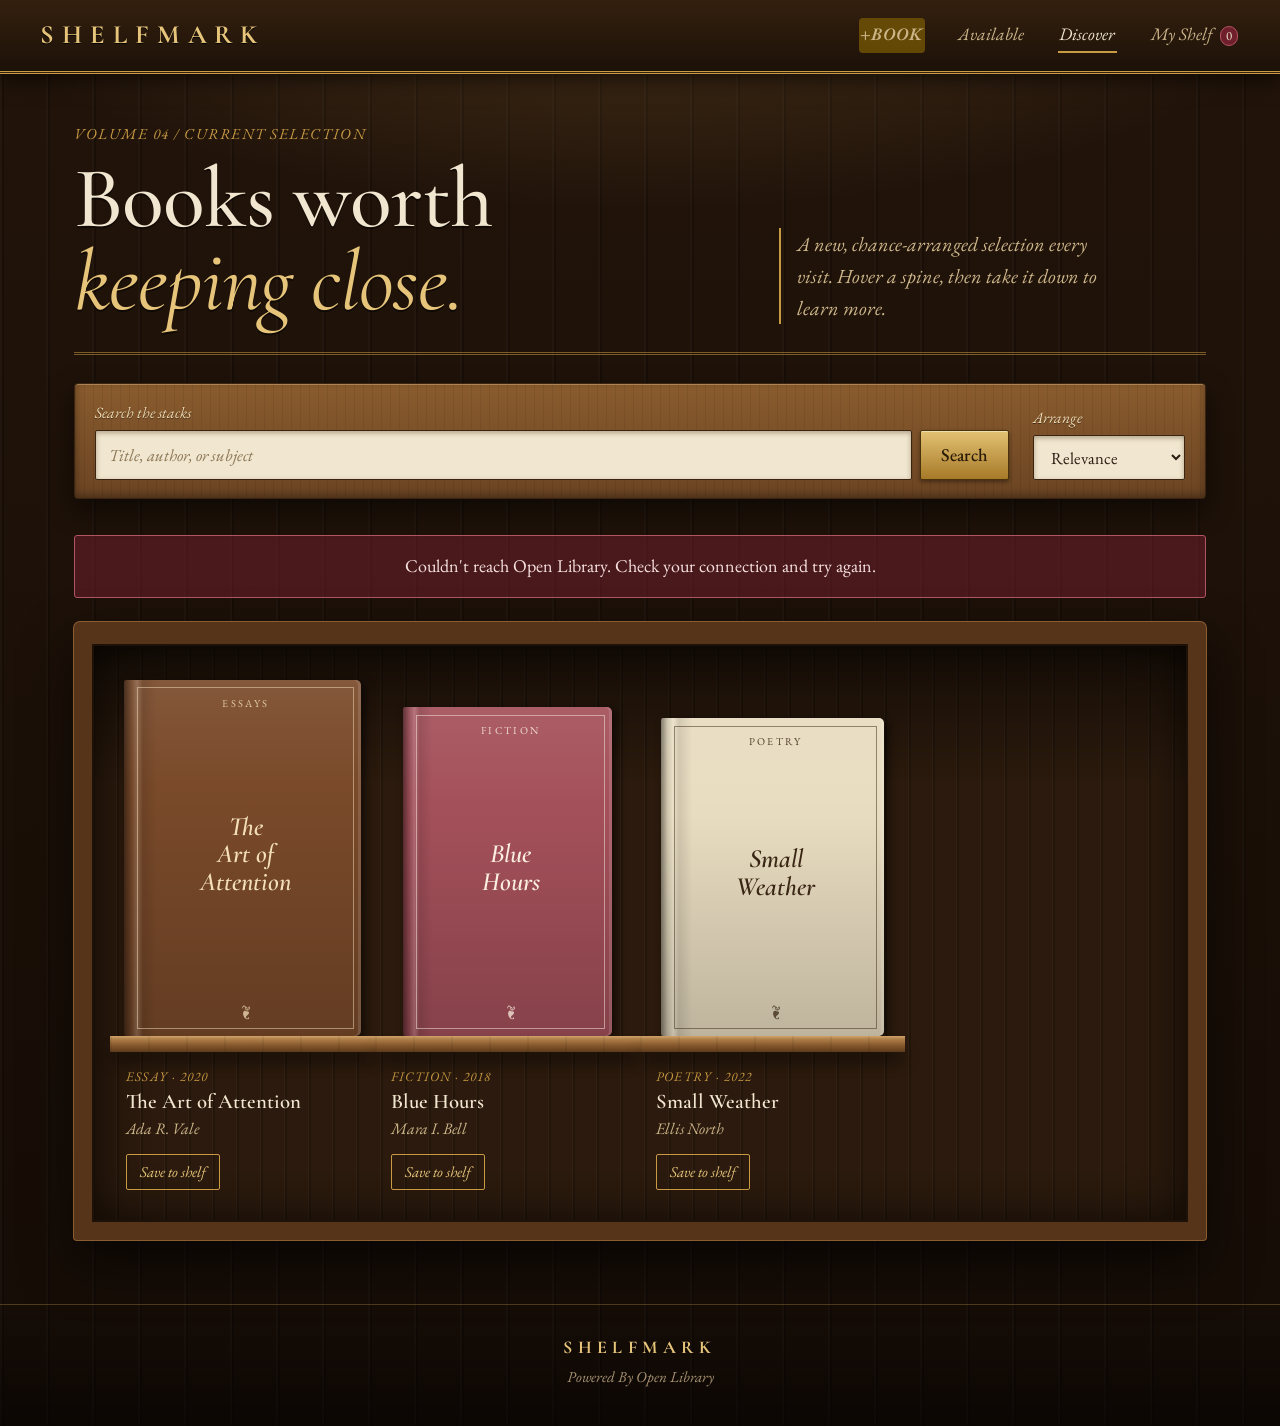
<file: index.html>
<!doctype html>
<html lang="en">
  <head>
    <meta charset="utf-8" />
    <meta name="viewport" content="width=device-width,initial-scale=1" />
    <title>Shelfmark — Independent Bookshop</title>
    <link rel="stylesheet" href="styles.css" />
  </head>
  <body>
    <a class="skip-link" href="#main">Skip to books</a>
    <header class="masthead">
      <a class="logo" href="index.html">SHELFMARK</a>
      <button
        class="menu-toggle"
        type="button"
        aria-expanded="false"
        aria-controls="primary-nav"
      >
        <span>Menu</span><span class="menu-icon" aria-hidden="true"></span>
      </button>
      <nav id="primary-nav" aria-label="Primary">
        <a
          href="https://drive.google.com/drive/u/1/folders/1OdJJ6XrCGUOnlTftjZhPligy_KeYd5SZ"
          class="addBook"
        >
          +BOOK
        </a>
        <a href="available.html">Available</a
        ><a class="active" href="index.html">Discover</a
        ><a href="saved.html">My Shelf <span id="saved-count">0</span></a>
      </nav>
    </header>
    <main id="main">
      <section class="editorial">
        <div>
          <p class="edition">VOLUME 04 / CURRENT SELECTION</p>
          <h1>Books worth<br /><i>keeping close.</i></h1>
        </div>
        <p class="dek">
          A new, chance-arranged selection every visit. Hover a spine, then take
          it down to learn more.
        </p>
      </section>
      <section class="search-strip">
        <form id="book-search" role="search">
          <label for="book-input">Search the stacks</label>
          <div>
            <input
              id="book-input"
              placeholder="Title, author, or subject"
              autocomplete="off"
            /><button id="search-button" type="submit">Search</button>
          </div>
        </form>
        <div class="sort-control">
          <label for="sort-select">Arrange</label
          ><select id="sort-select">
            <option value="relevance">Relevance</option>
            <option value="title">Title</option>
            <option value="year">Newest</option>
          </select>
        </div>
      </section>
      <div id="loading-state" class="state" hidden>
        Unwrapping the next shelf…
      </div>
      <div id="error-state" class="state error" role="alert" hidden></div>
      <section id="book-grid" class="book-grid" aria-live="polite">
        <article>
          <div class="cover cover-umber">
            <span>ESSAYS</span><b>The<br />Art of<br />Attention</b>
          </div>
          <div class="book-info">
            <p>ESSAY · 2020</p>
            <h2>The Art of Attention</h2>
            <p class="author">Ada R. Vale</p>
            <button type="button" class="save-button">Save to shelf</button>
          </div>
        </article>
        <article>
          <div class="cover cover-rose">
            <span>FICTION</span><b>Blue<br />Hours</b>
          </div>
          <div class="book-info">
            <p>FICTION · 2018</p>
            <h2>Blue Hours</h2>
            <p class="author">Mara I. Bell</p>
            <button type="button" class="save-button">Save to shelf</button>
          </div>
        </article>
        <article>
          <div class="cover cover-cream">
            <span>POETRY</span><b>Small<br />Weather</b>
          </div>
          <div class="book-info">
            <p>POETRY · 2022</p>
            <h2>Small Weather</h2>
            <p class="author">Ellis North</p>
            <button type="button" class="save-button">Save to shelf</button>
          </div>
        </article>
      </section>
    </main>
    <footer>
      <a href="index.html">Shelfmark</a>
      <p>Powered By Open Library</p>
    </footer>
    <script type="module" src="js/shelf.js"></script>
    <script type="module" src="js/saved.js"></script>
    <script type="module" src="js/main.js"></script>
  </body>
</html>
</file>
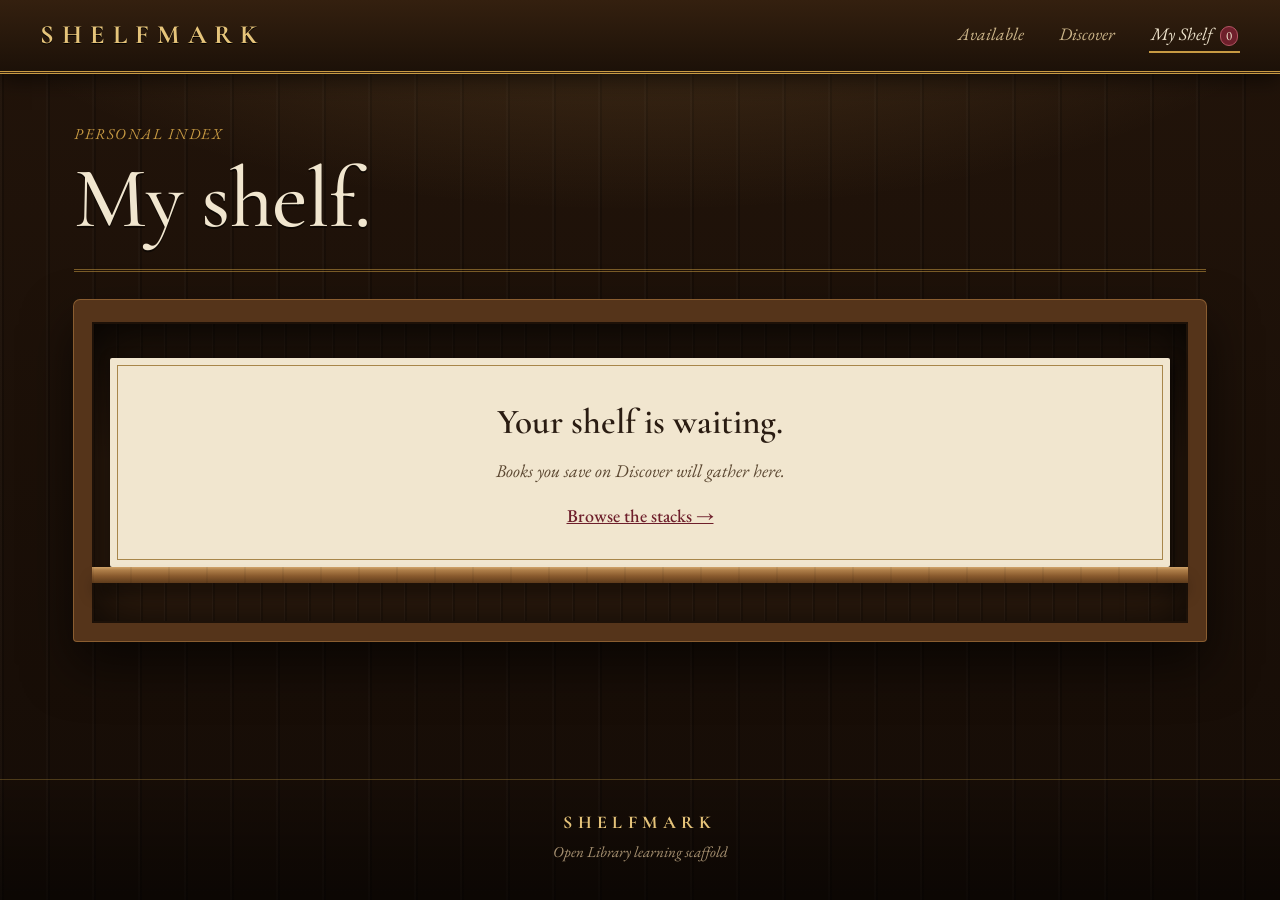
<file: saved.html>
<!doctype html>
<html lang="en">
  <head>
    <meta charset="utf-8" />
    <meta name="viewport" content="width=device-width,initial-scale=1" />
    <title>Shelfmark — My Shelf</title>
    <link rel="stylesheet" href="styles.css" />
  </head>
  <body>
    <a class="skip-link" href="#main">Skip to saved books</a>
    <header class="masthead">
      <a class="logo" href="index.html">SHELFMARK</a>
      <button class="menu-toggle" type="button" aria-expanded="false" aria-controls="primary-nav"><span>Menu</span><span class="menu-icon" aria-hidden="true"></span></button>
      <nav id="primary-nav" aria-label="Primary">
        <a href="available.html">Available</a><a href="index.html">Discover</a
        ><a class="active" href="saved.html"
          >My Shelf <span id="saved-count">0</span></a
        >
      </nav>
    </header>
    <main id="main">
      <header class="shelf-head">
        <p class="edition">PERSONAL INDEX</p>
        <h1>My shelf.</h1>
      </header>
      <section id="saved-list" class="saved-list" aria-live="polite">
        <article class="empty-card">
          <h2>Your shelf is waiting.</h2>
          <p>Saved books would gather here in a learner-built collection.</p>
          <a href="index.html">Browse the stacks →</a>
        </article>
      </section>
    </main>
    <footer>
      <a href="index.html">Shelfmark</a>
      <p>Open Library learning scaffold</p>
    </footer>
    <script type="module" src="js/saved.js"></script>
  </body>
</html>
</file>
<file: styles.css>
@import url("https://fonts.googleapis.com/css2?family=Cormorant+Garamond:ital,wght@0,500;0,600;0,700;1,400;1,500&family=EB+Garamond:ital,wght@0,400;0,500;1,400&display=swap");

/* =========================================================
   SHELFMARK — one stylesheet for index.html + saved.html
   Concept: a walnut bookcase in an old reading room.
   Books stand on real oak planks; each book has its own
   width, height and cloth colour; labels hang under the shelf.
   ========================================================= */

:root {
  --serif-display:
    "Cormorant Garamond", "Palatino Linotype", Palatino, Georgia, serif;
  --serif-body:
    "EB Garamond", Garamond, "Palatino Linotype", Georgia, "Times New Roman",
    serif;

  --wall: #150c06;
  --walnut: #2a190d;
  --oak: #6b4423;
  --paper: #f1e6cf;
  --ink: #2a1c12;
  --brass: #c79a43;
  --brass-light: #e6c47a;
  --muted: #cdb68a;
  --burgundy: #6e1f2b;

  --cols: 4;
  --pad: 14px; /* horizontal padding inside each book slot */
  --case: 18px; /* inner side padding of the bookcase */
  --plank: 16px; /* shelf board thickness */
}

*,
*::before,
*::after {
  box-sizing: border-box;
}

[hidden] {
  display: none !important;
}

html {
  background: var(--wall);
  -webkit-text-size-adjust: 100%;
}

body {
  margin: 0;
  min-height: 100vh;
  display: flex;
  flex-direction: column;
  font-family: var(--serif-body);
  font-size: 1.125rem;
  line-height: 1.6;
  color: var(--paper);
  /* lamp glow + panelled wall */
  background:
    radial-gradient(
        ellipse 80% 45% at 50% -8%,
        rgba(255, 190, 100, 0.2),
        transparent 70%
      )
      fixed,
    repeating-linear-gradient(
      90deg,
      rgba(255, 255, 255, 0.018) 0 2px,
      rgba(0, 0, 0, 0.22) 2px 4px,
      transparent 4px 46px
    ),
    linear-gradient(#22140a, var(--wall));
}

a {
  color: var(--brass-light);
}

:focus-visible {
  outline: 2px solid #f6dc9a;
  outline-offset: 3px;
}

/* ---------- Skip link ---------- */
.skip-link {
  position: absolute;
  left: 0.75rem;
  top: -4rem;
  z-index: 50;
  padding: 0.5rem 0.9rem;
  background: var(--paper);
  color: var(--ink);
  border-radius: 2px;
  transition: top 0.15s;
}
.skip-link:focus {
  top: 0.75rem;
}

/* ---------- Masthead: brass rail ---------- */
.masthead {
  position: sticky;
  top: 0;
  z-index: 20;
  display: flex;
  align-items: center;
  justify-content: space-between;
  gap: 1rem;
  padding: 0.9rem clamp(1rem, 4vw, 2.5rem);
  background: linear-gradient(#34200f, #1c1108);
  border-bottom: 3px double var(--brass);
  box-shadow: 0 6px 20px rgba(0, 0, 0, 0.55);
}

.logo {
  font-family: var(--serif-display);
  font-weight: 700;
  font-size: clamp(1.25rem, 3vw, 1.65rem);
  letter-spacing: 0.3em;
  color: var(--brass-light);
  text-decoration: none;
  text-shadow: 0 1px 0 #000;
}

.masthead nav {
  display: flex;
  gap: clamp(0.75rem, 3vw, 2rem);
}

.masthead nav a {
  padding: 0.15rem 0.1rem;
  font-style: italic;
  font-size: 1.1rem;
  color: var(--muted);
  text-decoration: none;
  border-bottom: 2px solid transparent;
  transition:
    color 0.15s,
    border-color 0.15s;
}
.masthead nav a:hover {
  color: var(--paper);
}
.masthead nav a.active {
  color: var(--paper);
  border-bottom-color: var(--brass);
}

.menu-toggle {
  display: none;
  align-items: center;
  gap: 0.55rem;
  min-height: 2.7rem;
  padding: 0.35rem 0.1rem 0.35rem 0.65rem;
  color: var(--paper);
  font: inherit;
  font-style: italic;
  background: transparent;
  border: 0;
  cursor: pointer;
}
.menu-icon,
.menu-icon::before,
.menu-icon::after {
  display: block;
  width: 1.35rem;
  height: 1px;
  background: var(--brass-light);
  content: "";
  transition: transform 0.18s ease;
}
.menu-icon {
  position: relative;
}
.menu-icon::before {
  position: absolute;
  top: -0.38rem;
}
.menu-icon::after {
  position: absolute;
  top: 0.38rem;
}
.menu-toggle[aria-expanded="true"] .menu-icon {
  background: transparent;
}
.menu-toggle[aria-expanded="true"] .menu-icon::before {
  transform: translateY(0.38rem) rotate(45deg);
}
.menu-toggle[aria-expanded="true"] .menu-icon::after {
  transform: translateY(-0.38rem) rotate(-45deg);
}

#saved-count {
  display: inline-block;
  min-width: 1.45em;
  padding: 0 0.35em;
  margin-left: 0.25em;
  border-radius: 999px;
  background: var(--burgundy);
  border: 1px solid #b25563;
  color: var(--paper);
  font-style: normal;
  font-size: 0.8rem;
  line-height: 1.4;
  text-align: center;
}

/* ---------- Page frame ---------- */
main {
  flex: 1;
  width: 100%;
  max-width: 1180px;
  margin: 0 auto;
  padding: clamp(1.5rem, 4vw, 3rem) clamp(0.75rem, 3vw, 1.5rem) 4rem;
}

/* ---------- Editorial header (Discover) ---------- */
.editorial {
  display: grid;
  grid-template-columns: minmax(0, 1.5fr) minmax(0, 1fr);
  gap: 1.5rem clamp(1.5rem, 5vw, 4rem);
  align-items: end;
  padding-bottom: 1.75rem;
  margin-bottom: 1.75rem;
  border-bottom: 3px double rgba(199, 154, 67, 0.55);
}

.edition {
  margin: 0 0 0.75rem;
  font-style: italic;
  font-size: 0.95rem;
  letter-spacing: 0.1em;
  color: var(--brass);
}

h1 {
  margin: 0;
  font-family: var(--serif-display);
  font-weight: 500;
  font-size: clamp(2.7rem, 8vw, 5.4rem);
  line-height: 0.96;
  letter-spacing: -0.01em;
  color: var(--paper);
  text-shadow: 0 2px 0 rgba(0, 0, 0, 0.5);
}
h1 i {
  font-weight: 400;
  color: var(--brass-light);
}

.dek {
  margin: 0;
  max-width: 34ch;
  padding-left: 1rem;
  border-left: 2px solid var(--brass);
  font-style: italic;
  font-size: 1.25rem;
  color: var(--muted);
}

/* ---------- Search: card-catalogue drawer ---------- */
.search-strip {
  display: flex;
  flex-wrap: wrap;
  gap: 1rem 1.5rem;
  align-items: flex-end;
  margin-bottom: 2.25rem;
  padding: 1rem 1.25rem 1.15rem;
  border-radius: 4px;
  background:
    repeating-linear-gradient(
      90deg,
      rgba(0, 0, 0, 0.07) 0 1px,
      transparent 1px 9px
    ),
    linear-gradient(#8a5c2e, #6b4423);
  border: 1px solid #3b2410;
  box-shadow:
    inset 0 1px 0 rgba(255, 220, 160, 0.35),
    inset 0 -3px 8px rgba(0, 0, 0, 0.35),
    0 10px 24px rgba(0, 0, 0, 0.5);
}

#book-search {
  flex: 1 1 340px;
  min-width: 0;
}

#book-search > div {
  display: flex;
  gap: 0.5rem;
}

.search-strip label {
  display: block;
  margin-bottom: 0.3rem;
  font-style: italic;
  font-size: 0.98rem;
  color: #f3dfb8;
  text-shadow: 0 1px 0 rgba(0, 0, 0, 0.5);
}

.search-strip input,
.search-strip select {
  font: inherit;
  font-size: 1.05rem;
  color: var(--ink);
  background: var(--paper);
  border: 1px solid #3b2410;
  border-radius: 2px;
  padding: 0.6rem 0.8rem;
  box-shadow: inset 0 2px 5px rgba(60, 35, 10, 0.35);
}

.search-strip input {
  flex: 1;
  min-width: 0;
}
.search-strip input::placeholder {
  color: #8a7655;
  font-style: italic;
}

.search-strip button {
  font: inherit;
  font-weight: 500;
  padding: 0.6rem 1.25rem;
  color: #2a1a08;
  background: linear-gradient(#e3c274, #a67a28);
  border: 1px solid #4a3209;
  border-radius: 2px;
  box-shadow:
    inset 0 1px 0 rgba(255, 255, 255, 0.45),
    0 2px 4px rgba(0, 0, 0, 0.4);
  cursor: pointer;
}
.search-strip button:hover {
  background: linear-gradient(#f0d28a, #b88a31);
}
.search-strip button:active {
  transform: translateY(1px);
}

.sort-control select {
  cursor: pointer;
  min-width: 9.5rem;
}

/* ---------- Status messages ---------- */
.state {
  margin: 0 0 1.5rem;
  padding: 1rem 1.25rem;
  text-align: center;
  font-style: italic;
  color: var(--brass-light);
  border: 1px dashed rgba(199, 154, 67, 0.6);
  border-radius: 3px;
  background: rgba(0, 0, 0, 0.25);
}
#loading-state:not([hidden]) {
  animation: breathe 1.6s ease-in-out infinite;
}
.state.error {
  font-style: normal;
  color: #f8e1e1;
  background: rgba(110, 31, 43, 0.55);
  border: 1px solid #b25563;
}
@keyframes breathe {
  50% {
    opacity: 0.55;
  }
}

/* ---------- Saved page heading ---------- */
.shelf-head {
  padding: 0 0 1.75rem;
  margin-bottom: 1.75rem;
  border-bottom: 3px double rgba(199, 154, 67, 0.55);
}

/* =========================================================
   THE BOOKCASE
   .book-grid (Discover) and .saved-list (My Shelf) share it.
   Each <article> is one slot: row 1 = book, row 2 = shelf
   board + label. Subgrid keeps every plank in a row level.
   ========================================================= */
.book-grid,
.saved-list {
  display: grid;
  grid-template-columns: repeat(var(--cols), minmax(0, 1fr));
  gap: 0; /* columns touch so the planks run unbroken */
  padding: 2.25rem var(--case) 0;
  border: 18px solid #55341a;
  border-top-width: 22px;
  border-radius: 6px 6px 3px 3px;
  /* dark beadboard back panel + shadow from the top rail */
  background:
    linear-gradient(180deg, rgba(0, 0, 0, 0.5), transparent 140px),
    repeating-linear-gradient(
      90deg,
      rgba(255, 255, 255, 0.03) 0 1px,
      rgba(0, 0, 0, 0.2) 1px 3px,
      transparent 3px 24px
    ),
    #2b1a0d;
  box-shadow:
    inset 0 0 0 2px #1d1108,
    inset 0 0 50px rgba(0, 0, 0, 0.75),
    0 0 0 1px #8a5d30,
    0 24px 50px rgba(0, 0, 0, 0.6);
}

.book-grid > article:not(.empty-card),
.saved-list > article:not(.empty-card) {
  position: relative;
  display: grid;
  grid-row: span 2;
  grid-template-rows: subgrid;
  padding: 0 var(--pad);
}

/* ---------- The book ---------- */
.cover {
  --book: #7a4a2a;
  --book-ink: #f3dfb8;
  grid-row: 1;
  align-self: end;
  justify-self: center;
  position: relative;
  display: flex;
  flex-direction: column;
  align-items: center;
  justify-content: space-between;
  width: var(--w, 100%);
  aspect-ratio: var(--ar, 2 / 3);
  padding: 0.9rem 0.7rem 0.8rem 1.1rem;
  overflow: hidden;
  text-align: center;
  color: var(--book-ink);
  border-radius: 2px 5px 5px 2px;
  /* hinge groove + cloth gloss over the cloth colour */
  background:
    linear-gradient(
      90deg,
      rgba(0, 0, 0, 0.45) 0,
      rgba(0, 0, 0, 0.1) 3%,
      rgba(255, 255, 255, 0.14) 5.5%,
      rgba(0, 0, 0, 0.1) 8%,
      transparent 14%
    ),
    linear-gradient(
      180deg,
      rgba(255, 255, 255, 0.08),
      transparent 30%,
      rgba(0, 0, 0, 0.18)
    ),
    var(--book);
  box-shadow:
    inset -3px 0 0 rgba(255, 255, 255, 0.12),
    4px 3px 10px rgba(0, 0, 0, 0.6);
}

/* gold-tooled border */
.cover::before {
  content: "";
  position: absolute;
  inset: 0.45rem 0.45rem 0.45rem 0.8rem;
  border: 1px solid color-mix(in srgb, var(--book-ink) 50%, transparent);
  pointer-events: none;
}
/* printer's ornament at the foot */
.cover::after {
  content: "\2766";
  font-size: 0.95rem;
  opacity: 0.75;
}

.cover span {
  font-size: 0.66rem;
  letter-spacing: 0.22em;
  opacity: 0.85;
}

.cover b {
  font-family: var(--serif-display);
  font-style: italic;
  font-weight: 600;
  font-size: clamp(1.05rem, 1.7vw + 0.35rem, 1.65rem);
  line-height: 1.05;
}

/* if the script drops a real cover image in */
.cover img {
  position: absolute;
  inset: 0;
  width: 100%;
  height: 100%;
  object-fit: cover;
}
.cover:has(img)::before,
.cover:has(img)::after {
  display: none;
}

/* A spine rises toward the reader, ready to be taken from the shelf. */
.book-card {
  cursor: grab;
}
.book-card:active {
  cursor: grabbing;
}
.book-card .cover {
  transform-origin: center bottom;
  transition:
    transform 220ms cubic-bezier(0.2, 0.9, 0.25, 1),
    filter 220ms ease,
    box-shadow 220ms ease;
}
.book-card:hover .cover,
.book-card:focus-visible .cover {
  transform: translateY(-1rem) rotate(-2.5deg);
  filter: brightness(1.12);
  box-shadow:
    inset -3px 0 0 rgba(255, 255, 255, 0.12),
    11px 15px 18px rgba(0, 0, 0, 0.68);
}
.book-card:hover .book-info h2,
.book-card:focus-visible .book-info h2 {
  color: var(--brass-light);
}

/* Every shelf is arranged differently: heights, widths, cloth */
:where(
    .book-grid > article:nth-child(7n + 1),
    .saved-list > article:nth-child(7n + 1)
  )
  .cover {
  --w: 100%;
  --ar: 2 / 3;
}
:where(
    .book-grid > article:nth-child(7n + 2),
    .saved-list > article:nth-child(7n + 2)
  )
  .cover {
  --w: 88%;
  --ar: 2 / 3.15;
}
:where(
    .book-grid > article:nth-child(7n + 3),
    .saved-list > article:nth-child(7n + 3)
  )
  .cover {
  --w: 94%;
  --ar: 2 / 2.85;
}
:where(
    .book-grid > article:nth-child(7n + 4),
    .saved-list > article:nth-child(7n + 4)
  )
  .cover {
  --w: 82%;
  --ar: 2 / 3.3;
}
:where(
    .book-grid > article:nth-child(7n + 5),
    .saved-list > article:nth-child(7n + 5)
  )
  .cover {
  --w: 97%;
  --ar: 2 / 3.05;
}
:where(
    .book-grid > article:nth-child(7n + 6),
    .saved-list > article:nth-child(7n + 6)
  )
  .cover {
  --w: 90%;
  --ar: 2 / 2.7;
}
:where(
    .book-grid > article:nth-child(7n + 7),
    .saved-list > article:nth-child(7n + 7)
  )
  .cover {
  --w: 85%;
  --ar: 2 / 3.2;
}

:where(
    .book-grid > article:nth-child(6n + 1),
    .saved-list > article:nth-child(6n + 1)
  )
  .cover {
  --book: #7a4a2a;
  --book-ink: #f3dfb8;
}
:where(
    .book-grid > article:nth-child(6n + 2),
    .saved-list > article:nth-child(6n + 2)
  )
  .cover {
  --book: #24402f;
  --book-ink: #e9d7a0;
}
:where(
    .book-grid > article:nth-child(6n + 3),
    .saved-list > article:nth-child(6n + 3)
  )
  .cover {
  --book: #6e1f2b;
  --book-ink: #f0d9b0;
}
:where(
    .book-grid > article:nth-child(6n + 4),
    .saved-list > article:nth-child(6n + 4)
  )
  .cover {
  --book: #1f2f4a;
  --book-ink: #e8d5a4;
}
:where(
    .book-grid > article:nth-child(6n + 5),
    .saved-list > article:nth-child(6n + 5)
  )
  .cover {
  --book: #b07d2a;
  --book-ink: #2a1a08;
}
:where(
    .book-grid > article:nth-child(6n + 6),
    .saved-list > article:nth-child(6n + 6)
  )
  .cover {
  --book: #3b4f4a;
  --book-ink: #ecdcb5;
}

/* explicit colour classes win over the automatic cycle */
.cover-umber {
  --book: #7a4a2a;
  --book-ink: #f3dfb8;
}
.cover-rose {
  --book: #a4505a;
  --book-ink: #fbeee0;
}
.cover-cream {
  --book: #e8dcc0;
  --book-ink: #3a2614;
}
.cover-forest {
  --book: #24402f;
  --book-ink: #e9d7a0;
}
.cover-navy {
  --book: #1f2f4a;
  --book-ink: #e8d5a4;
}
.cover-burgundy {
  --book: #6e1f2b;
  --book-ink: #f0d9b0;
}
.cover-ochre {
  --book: #b07d2a;
  --book-ink: #2a1a08;
}
.cover-slate {
  --book: #3b4f4a;
  --book-ink: #ecdcb5;
}

/* ---------- Shelf board + label under each book ---------- */
.book-info {
  grid-row: 2;
  position: relative;
  min-width: 0;
  padding: calc(var(--plank) + 0.9rem) 0.15rem 2rem;
}

/* the oak plank, bleeding to the slot edges so it joins its neighbours */
.book-info::before {
  content: "";
  position: absolute;
  top: 0;
  left: calc(var(--pad) * -1);
  right: calc(var(--pad) * -1);
  height: var(--plank);
  background:
    repeating-linear-gradient(
      90deg,
      rgba(0, 0, 0, 0.06) 0 2px,
      transparent 2px 38px
    ),
    linear-gradient(180deg, #d1a46a 0, #b0804a 3px, #8a5b2e 55%, #5e3b1b 100%);
  box-shadow: 0 12px 16px -4px rgba(0, 0, 0, 0.75);
}

.book-info p {
  margin: 0;
  font-style: italic;
  font-size: 0.82rem;
  letter-spacing: 0.08em;
  color: var(--brass);
}

.book-info h2 {
  margin: 0.2rem 0 0.15rem;
  font-family: var(--serif-display);
  font-weight: 600;
  font-size: 1.3rem;
  line-height: 1.12;
  color: var(--paper);
  text-wrap: balance;
}

.book-info .author {
  font-size: 1rem;
  letter-spacing: 0;
  color: var(--muted);
}

.book-info button,
.save-button {
  margin-top: 0.8rem;
  padding: 0.3rem 0.8rem;
  font: inherit;
  font-style: italic;
  font-size: 0.95rem;
  color: var(--brass-light);
  background: transparent;
  border: 1px solid var(--brass);
  border-radius: 2px;
  cursor: pointer;
  transition:
    background 0.15s,
    color 0.15s,
    border-color 0.15s;
}
.book-info button:hover,
.save-button:hover {
  background: var(--brass);
  color: #2a1a08;
}
.save-button.saved,
.save-button[aria-pressed="true"],
.book-info button.saved {
  background: var(--burgundy);
  border-color: #b25563;
  color: var(--paper);
}

.addBook {
  display: inline-block;
  background-color: #775804c4;
  color: #ffffff;
  padding: 16px 32px;
  border-radius: 4px;
  text-decoration: none;
  font-size: 14px;
  font-weight: 600;
  letter-spacing: 1px;
  cursor: pointer;
}

/* ---------- Empty shelf (My Shelf, nothing saved yet) ---------- */
:is(.book-grid, .saved-list) .empty-card {
  grid-column: 1 / -1;
  position: relative;
  margin: 0 0 calc(var(--plank) + 2.5rem);
  padding: 2.25rem clamp(1.25rem, 5vw, 3rem);
  text-align: center;
  color: var(--ink);
  background: var(--paper);
  border-radius: 2px;
  box-shadow: 4px 4px 14px rgba(0, 0, 0, 0.6);
  outline: 1px solid #a8864a;
  outline-offset: -8px;
}
:is(.book-grid, .saved-list) .empty-card::after {
  content: "";
  position: absolute;
  top: 100%;
  left: calc(var(--case) * -1);
  right: calc(var(--case) * -1);
  height: var(--plank);
  background:
    repeating-linear-gradient(
      90deg,
      rgba(0, 0, 0, 0.06) 0 2px,
      transparent 2px 38px
    ),
    linear-gradient(180deg, #d1a46a 0, #b0804a 3px, #8a5b2e 55%, #5e3b1b 100%);
  box-shadow: 0 12px 16px -4px rgba(0, 0, 0, 0.75);
}
.empty-card h2 {
  margin: 0 0 0.4rem;
  font-family: var(--serif-display);
  font-weight: 600;
  font-size: clamp(1.6rem, 4vw, 2.2rem);
  color: var(--ink);
}
.empty-card p {
  margin: 0 auto 1rem;
  max-width: 38ch;
  font-style: italic;
  color: #5a4630;
}
.empty-card a {
  color: var(--burgundy);
  font-weight: 500;
}

/* ---------- Book record ---------- */
.book-dialog {
  width: min(760px, calc(100vw - 2rem));
  max-height: min(700px, calc(100vh - 2rem));
  padding: 0;
  color: var(--ink);
  background: var(--paper);
  border: 4px double var(--brass);
  box-shadow: 0 24px 80px rgba(0, 0, 0, 0.8);
}
.book-dialog::backdrop {
  background: rgba(8, 4, 1, 0.8);
  backdrop-filter: blur(3px);
}
.dialog-body {
  display: grid;
  grid-template-columns: minmax(155px, 0.65fr) 1.35fr;
  gap: clamp(1.25rem, 4vw, 2.5rem);
  padding: clamp(1.75rem, 5vw, 3rem);
}
.dialog-cover {
  min-height: 260px;
  display: grid;
  place-items: center;
  padding: 1rem;
  color: var(--paper);
  font-family: var(--serif-display);
  font-size: 1.5rem;
  font-style: italic;
  text-align: center;
  background: linear-gradient(135deg, #6e1f2b, #24150a);
  box-shadow: 8px 10px 20px rgba(0, 0, 0, 0.3);
}
.dialog-cover img {
  width: 100%;
  height: 100%;
  max-height: 390px;
  object-fit: cover;
}
.dialog-kicker {
  margin: 0 0 0.5rem;
  color: #82612f;
  font-size: 0.78rem;
  letter-spacing: 0.14em;
}
.dialog-copy h2 {
  margin: 0;
  font-family: var(--serif-display);
  font-size: clamp(2.15rem, 5vw, 3.5rem);
  line-height: 0.9;
}
.dialog-author {
  margin: 0.65rem 0 1.3rem;
  color: #725633;
  font-style: italic;
}
.dialog-description {
  max-width: 52ch;
  white-space: pre-line;
}
.dialog-actions {
  display: flex;
  flex-wrap: wrap;
  align-items: center;
  gap: 0.75rem;
  margin-top: 1.4rem;
}
.dialog-save {
  color: var(--ink);
  border-color: var(--ink);
}
.source-link {
  color: #6e1f2b;
  font-weight: 600;
}
.dialog-close {
  position: absolute;
  z-index: 1;
  top: 0.6rem;
  right: 0.75rem;
  width: 2rem;
  height: 2rem;
  padding: 0;
  color: var(--ink);
  background: transparent;
  border: 0;
  font-size: 2rem;
  line-height: 1;
  cursor: pointer;
}
.dialog-loading {
  padding: 3rem;
  font-style: italic;
  text-align: center;
}

/* ---------- Footer ---------- */
footer {
  display: flex;
  flex-direction: column;
  align-items: center;
  gap: 0.2rem;
  padding: 1.75rem 1rem 2.25rem;
  text-align: center;
  font-style: italic;
  color: #a89272;
  background: linear-gradient(transparent, rgba(0, 0, 0, 0.45));
  border-top: 1px solid rgba(199, 154, 67, 0.35);
}
footer a {
  font-family: var(--serif-display);
  font-style: normal;
  font-weight: 700;
  letter-spacing: 0.3em;
  text-transform: uppercase;
  text-decoration: none;
}
footer p {
  margin: 0;
  font-size: 0.95rem;
}

/* ---------- Responsive ---------- */
@media (max-width: 900px) {
  :root {
    --cols: 3;
  }
  .editorial {
    grid-template-columns: 1fr;
  }
}

@media (max-width: 640px) {
  :root {
    --cols: 2;
    --pad: 7px;
    --case: 8px;
    --plank: 13px;
  }
  body {
    font-size: 1rem;
    line-height: 1.5;
  }
  .masthead {
    min-height: 3.8rem;
    padding: 0.55rem 1rem;
  }
  .logo {
    font-size: 1.2rem;
    letter-spacing: 0.21em;
  }
  .menu-toggle {
    display: inline-flex;
  }
  .masthead nav {
    position: absolute;
    z-index: 1;
    top: calc(100% + 1px);
    left: 0;
    right: 0;
    display: none;
    flex-direction: column;
    gap: 0;
    padding: 0.55rem 1rem 0.9rem;
    background: linear-gradient(#34200f, #1c1108);
    border-bottom: 3px double var(--brass);
    box-shadow: 0 12px 24px rgba(0, 0, 0, 0.55);
  }
  .masthead nav.is-open {
    display: flex;
  }
  .masthead nav a {
    min-height: 2.75rem;
    display: flex;
    align-items: center;
    justify-content: space-between;
    padding: 0.45rem 0.2rem;
    font-size: 1.18rem;
    border-bottom: 1px solid rgba(199, 154, 67, 0.22);
  }
  .masthead nav a:last-child {
    border-bottom: 0;
  }
  .masthead nav a.active {
    border-bottom-color: rgba(199, 154, 67, 0.55);
  }
  main {
    padding: 1.5rem 0.75rem 3rem;
  }
  .editorial {
    gap: 1.1rem;
    padding-bottom: 1.3rem;
    margin-bottom: 1.3rem;
  }
  .edition {
    margin-bottom: 0.5rem;
    font-size: 0.77rem;
  }
  h1 {
    font-size: clamp(2.55rem, 14vw, 3.7rem);
  }
  .dek {
    padding-left: 0.75rem;
    font-size: 1.1rem;
  }
  .book-grid,
  .saved-list {
    border-width: 12px;
    border-top-width: 16px;
    padding-top: 1.25rem;
  }
  .cover {
    padding: 0.7rem 0.45rem 0.6rem 0.8rem;
  }
  .book-info h2 {
    margin-top: 0.15rem;
    font-size: 1.05rem;
  }
  .book-info {
    padding-top: calc(var(--plank) + 0.65rem);
    padding-bottom: 1.45rem;
  }
  .book-info p {
    font-size: 0.7rem;
    letter-spacing: 0.04em;
  }
  .book-info .author {
    font-size: 0.86rem;
  }
  .book-info button,
  .save-button {
    width: 100%;
    min-height: 2.55rem;
    margin-top: 0.6rem;
    padding: 0.3rem 0.35rem;
    font-size: 0.86rem;
  }
  .book-card:hover .cover,
  .book-card:focus-visible .cover {
    transform: translateY(-0.55rem) rotate(-1.5deg);
  }
  /* On phones this is a single vertical, scrolling reading sheet. Keeping the
     cover in normal flow prevents a long synopsis from ever painting over it. */
  .book-dialog {
    width: min(100vw - 1rem, 560px);
    max-height: calc(100dvh - 1rem);
    overflow: hidden;
  }
  .dialog-body {
    display: flex;
    flex-direction: column;
    height: calc(100dvh - 1rem);
    max-height: calc(100dvh - 1rem);
    padding: 2.8rem 1.25rem 1.5rem;
    overflow-y: auto;
    overscroll-behavior: contain;
  }
  .dialog-cover {
    height: clamp(130px, 42vw, 190px);
    flex: 0 0 clamp(130px, 42vw, 190px);
    min-height: 0;
    max-height: none;
    margin-bottom: 0;
    overflow: hidden;
  }
  .dialog-cover img {
    display: block;
    width: auto;
    max-width: 100%;
    height: 100%;
    max-height: 100%;
    object-fit: contain;
  }
  .dialog-copy {
    position: relative;
    flex: 0 0 auto;
    min-width: 0;
    margin-top: 1.25rem;
  }
  .dialog-description {
    overflow-wrap: anywhere;
  }
  .dialog-copy h2 {
    font-size: 2.25rem;
  }
  .dialog-actions {
    display: grid;
    grid-template-columns: 1fr;
  }
  .dialog-actions .source-link {
    padding: 0.55rem;
    text-align: center;
  }
  #book-search > div {
    display: grid;
    grid-template-columns: 1fr;
    gap: 0.6rem;
  }
  .search-strip {
    gap: 0.9rem;
    padding: 0.9rem;
    margin-bottom: 1.4rem;
  }
  .search-strip button,
  .sort-control select {
    min-height: 2.75rem;
  }
  .sort-control,
  .sort-control select {
    width: 100%;
  }
  footer {
    padding: 1.3rem 1rem 1.75rem;
  }
}

@media (max-width: 360px) {
  :root {
    --pad: 5px;
    --case: 5px;
  }
  .logo {
    font-size: 1.08rem;
    letter-spacing: 0.16em;
  }
  .book-info h2 {
    font-size: 0.96rem;
  }
  .book-info .author {
    font-size: 0.78rem;
  }
}

@media (prefers-reduced-motion: reduce) {
  *,
  *::before,
  *::after {
    animation: none !important;
    transition: none !important;
  }
}
</file>
